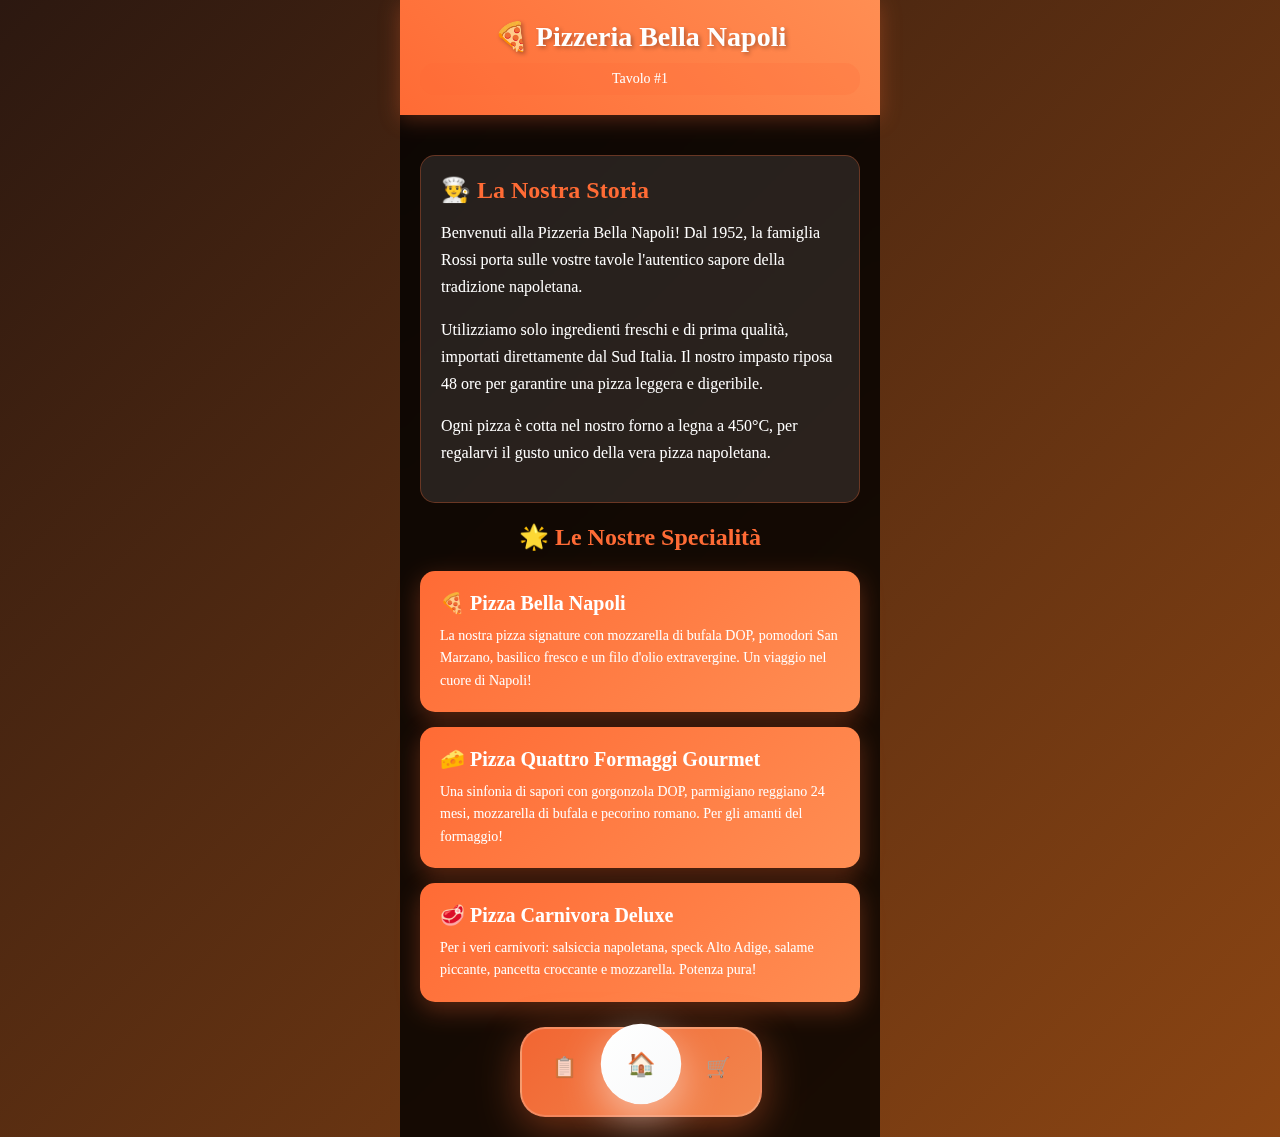
<file: index.html>
<!DOCTYPE html>
<html lang="it">
<head>
    <meta charset="UTF-8">
    <meta name="viewport" content="width=device-width, initial-scale=1.0">
    <title>Pizzeria Bella Napoli</title>
    <link rel="stylesheet" href="style.css">
</head>
<body>
    <div class="container">
        <div class="header">
            <h1>🍕 Pizzeria Bella Napoli</h1>
            <div class="table-info" id="tableInfo">Tavolo #<span id="tableNumber">1</span></div>
        </div>
        
        <div class="nav" id="navigation">
            <button class="nav-btn" onclick="showSection('menu')">📋</button>
            <button class="nav-btn center active" onclick="showSection('home')">🏠</button>
            <button class="nav-btn" onclick="showSection('order')">🛒</button>
        </div>
        
        <div class="content">
            <!-- HOME SECTION -->
            <div id="home" class="section active">
                <div class="bio-section">
                    <h2>👨‍🍳 La Nostra Storia</h2>
                    <p>Benvenuti alla Pizzeria Bella Napoli! Dal 1952, la famiglia Rossi porta sulle vostre tavole l'autentico sapore della tradizione napoletana.</p>
                    <p>Utilizziamo solo ingredienti freschi e di prima qualità, importati direttamente dal Sud Italia. Il nostro impasto riposa 48 ore per garantire una pizza leggera e digeribile.</p>
                    <p>Ogni pizza è cotta nel nostro forno a legna a 450°C, per regalarvi il gusto unico della vera pizza napoletana.</p>
                </div>
                
                <h2 style="color: #ff6b35; margin: 20px 0; text-align: center;">🌟 Le Nostre Specialità</h2>
                
                <div class="specialty-card">
                    <h3>🍕 Pizza Bella Napoli</h3>
                    <p>La nostra pizza signature con mozzarella di bufala DOP, pomodori San Marzano, basilico fresco e un filo d'olio extravergine. Un viaggio nel cuore di Napoli!</p>
                </div>
                
                <div class="specialty-card">
                    <h3>🧀 Pizza Quattro Formaggi Gourmet</h3>
                    <p>Una sinfonia di sapori con gorgonzola DOP, parmigiano reggiano 24 mesi, mozzarella di bufala e pecorino romano. Per gli amanti del formaggio!</p>
                </div>
                
                <div class="specialty-card">
                    <h3>🥩 Pizza Carnivora Deluxe</h3>
                    <p>Per i veri carnivori: salsiccia napoletana, speck Alto Adige, salame piccante, pancetta croccante e mozzarella. Potenza pura!</p>
                </div>
            </div>
            
            <!-- MENU SECTION -->
            <div id="menu" class="section">
                <div class="category-filter">
                    <button class="filter-btn active" onclick="filterMenu('all')">Tutto</button>
                    <button class="filter-btn" onclick="filterMenu('pizza')">Pizze</button>
                    <button class="filter-btn" onclick="filterMenu('antipasti')">Antipasti</button>
                    <button class="filter-btn" onclick="filterMenu('bevande')">Bevande</button>
                    <button class="filter-btn" onclick="filterMenu('dolci')">Dolci</button>
                </div>
                
                <div id="menuItems"></div>
            </div>
            
            <!-- ORDER SECTION -->
            <div id="order" class="section">
                <h2 style="color: #ff6b35; margin-bottom: 20px;">📝 Riepilogo Ordine</h2>
                <div id="orderItems"></div>
                <div class="total-section">
                    <h2>Totale: €<span id="totalPrice">0.00</span></h2>
                    <button class="confirm-btn" onclick="confirmOrder()">Conferma Ordine</button>
                </div>
            </div>
            <!-- Sostituisci il contenuto della sezione thankYou -->
<div id="thankYou" class="section">
    <div class="container">
        <div style="text-align: center; padding: 40px 20px;">
            <div style="font-size: 80px; margin-bottom: 20px;">✅</div>
            <h1 style="color: #27ae60; margin-bottom: 20px;">Ordine Confermato!</h1>
            <div id="orderDetails" style="background: #f8f9fa; padding: 20px; border-radius: 10px; margin: 20px 0;">
                <!-- I dettagli dell'ordine vengono inseriti qui via JavaScript -->
            </div>
            <p style="color: #666; margin-bottom: 30px;">
                Il tuo ordine è stato inviato in cucina. Grazie!
            </p>
            <p style="color: #999;">
                Torna al menu in <span id="countdown" style="font-weight: bold;">10</span> secondi...
            </p>
        </div>
    </div>
</div>

    <script src="scrupt.js"></script>
</body>
</html>
</file>
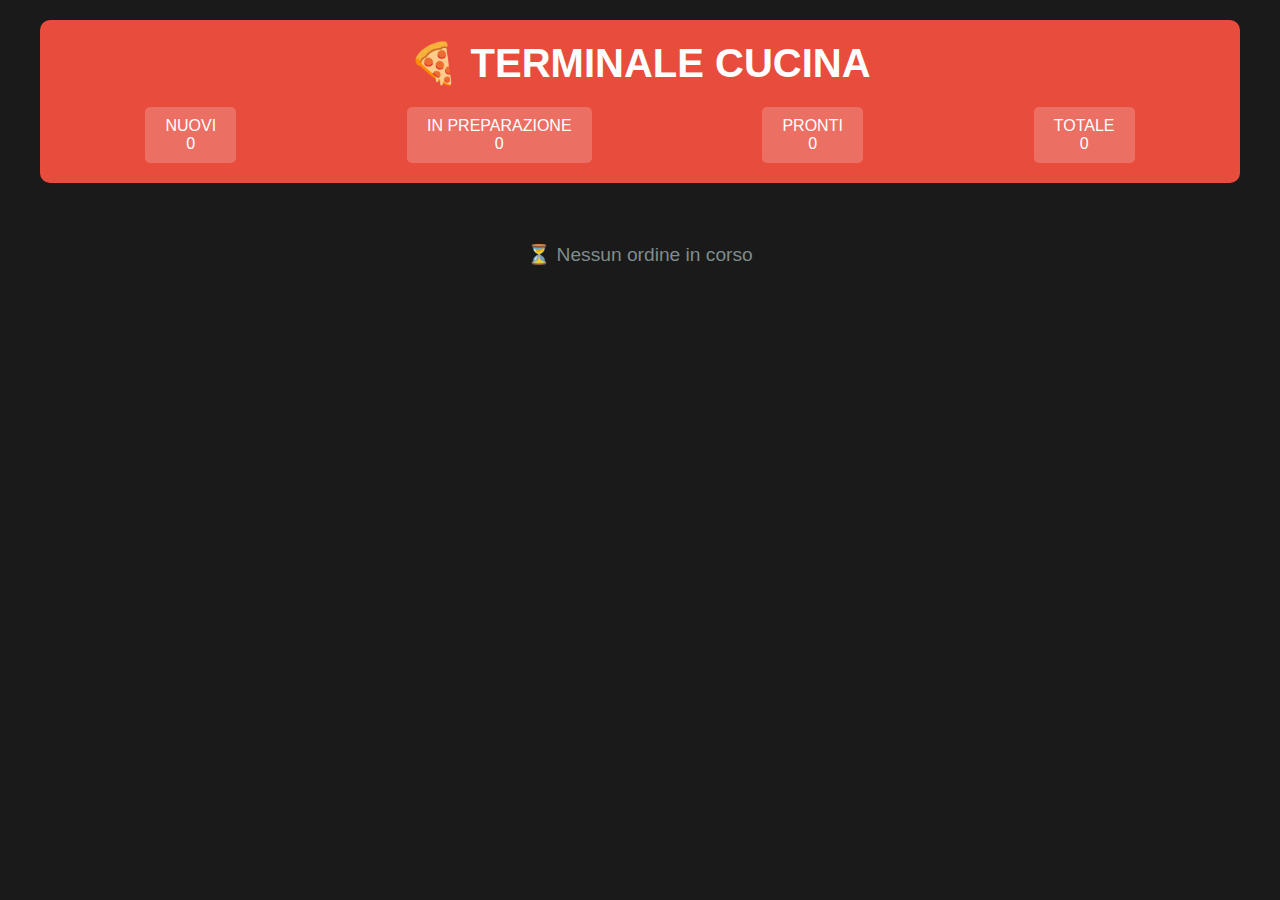
<file: terminale.html>
<!DOCTYPE html>
<html lang="it">
<head>
    <meta charset="UTF-8">
    <meta name="viewport" content="width=device-width, initial-scale=1.0">
    <title>Terminale Cucina - Pizzeria</title>
    <style>
        * {
            margin: 0;
            padding: 0;
            box-sizing: border-box;
        }

        body {
            font-family: 'Segoe UI', Tahoma, Geneva, Verdana, sans-serif;
            background: #1a1a1a;
            color: #333;
            padding: 20px;
        }

        .container {
            max-width: 1200px;
            margin: 0 auto;
        }

        header {
            background: #e74c3c;
            color: white;
            padding: 20px;
            border-radius: 10px;
            margin-bottom: 20px;
            text-align: center;
        }

        h1 {
            font-size: 2.5em;
            margin-bottom: 10px;
        }

        .stats {
            display: flex;
            justify-content: space-around;
            margin-top: 20px;
        }

        .stat-box {
            background: rgba(255,255,255,0.2);
            padding: 10px 20px;
            border-radius: 5px;
            text-align: center;
        }

        .orders-grid {
            display: grid;
            grid-template-columns: repeat(auto-fit, minmax(350px, 1fr));
            gap: 20px;
            margin-top: 20px;
        }

        .order-card {
            background: white;
            border-radius: 10px;
            padding: 20px;
            box-shadow: 0 4px 6px rgba(0,0,0,0.1);
        }

        .order-card.new {
            border-left: 5px solid #e74c3c;
        }

        .order-card.in-progress {
            border-left: 5px solid #f39c12;
        }

        .order-card.ready {
            border-left: 5px solid #27ae60;
        }

        .order-header {
            display: flex;
            justify-content: space-between;
            align-items: center;
            margin-bottom: 15px;
            padding-bottom: 10px;
            border-bottom: 2px solid #eee;
        }

        .table-number {
            font-size: 1.5em;
            font-weight: bold;
            color: #2c3e50;
        }

        .order-time {
            color: #7f8c8d;
            font-size: 0.9em;
        }

        .order-status {
            padding: 5px 10px;
            border-radius: 15px;
            color: white;
            font-size: 0.8em;
            font-weight: bold;
        }

        .status-new { background: #e74c3c; }
        .status-in-progress { background: #f39c12; }
        .status-ready { background: #27ae60; }

        .order-items {
            margin-bottom: 15px;
        }

        .order-item {
            display: flex;
            justify-content: space-between;
            padding: 8px 0;
            border-bottom: 1px solid #f0f0f0;
        }

        .item-quantity {
            font-weight: bold;
            margin-right: 10px;
        }

        .order-total {
            font-size: 1.2em;
            font-weight: bold;
            text-align: right;
            padding-top: 10px;
            border-top: 2px solid #eee;
        }

        .order-actions {
            display: flex;
            gap: 10px;
            margin-top: 15px;
        }

        .btn {
            padding: 8px 15px;
            border: none;
            border-radius: 5px;
            cursor: pointer;
            font-weight: bold;
            transition: all 0.3s;
        }

        .btn:hover {
            transform: translateY(-2px);
            box-shadow: 0 2px 5px rgba(0,0,0,0.2);
        }

        .btn-progress { background: #f39c12; color: white; }
        .btn-ready { background: #27ae60; color: white; }
        .btn-delete { background: #e74c3c; color: white; }
        .btn-complete { background: #3498db; color: white; }

        .no-orders {
            grid-column: 1 / -1;
            text-align: center;
            padding: 40px;
            color: #7f8c8d;
            font-size: 1.2em;
        }

        .notification {
            position: fixed;
            top: 20px;
            right: 20px;
            background: #27ae60;
            color: white;
            padding: 15px 25px;
            border-radius: 5px;
            box-shadow: 0 4px 6px rgba(0,0,0,0.1);
            transform: translateX(400px);
            transition: transform 0.3s ease;
        }

        .notification.show {
            transform: translateX(0);
        }
    </style>
</head>
<body>
    <div class="container">
        <header>
            <h1>🍕 TERMINALE CUCINA</h1>
            <div class="stats">
                <div class="stat-box">
                    <div>NUOVI</div>
                    <div id="countNew">0</div>
                </div>
                <div class="stat-box">
                    <div>IN PREPARAZIONE</div>
                    <div id="countProgress">0</div>
                </div>
                <div class="stat-box">
                    <div>PRONTI</div>
                    <div id="countReady">0</div>
                </div>
                <div class="stat-box">
                    <div>TOTALE</div>
                    <div id="countTotal">0</div>
                </div>
            </div>
        </header>

        <div class="orders-grid" id="ordersContainer">
            <!-- Gli ordini verranno inseriti qui via JavaScript -->
        </div>
    </div>

    <div id="notification" class="notification">
        Nuovo ordine ricevuto!
    </div>

    <script>
        let previousOrderCount = 0;

        function loadOrders() {
            const orders = JSON.parse(localStorage.getItem('kitchenOrders') || '[]');
            const container = document.getElementById('ordersContainer');
            
            // Contatori per statistiche
            const countNew = orders.filter(o => o.status === 'new').length;
            const countProgress = orders.filter(o => o.status === 'in-progress').length;
            const countReady = orders.filter(o => o.status === 'ready').length;
            
            // Aggiorna statistiche
            document.getElementById('countNew').textContent = countNew;
            document.getElementById('countProgress').textContent = countProgress;
            document.getElementById('countReady').textContent = countReady;
            document.getElementById('countTotal').textContent = orders.length;
            
            // Notifica per nuovi ordini
            if (orders.length > previousOrderCount) {
                showNotification();
            }
            previousOrderCount = orders.length;
            
            if (orders.length === 0) {
                container.innerHTML = '<div class="no-orders">⏳ Nessun ordine in corso</div>';
                return;
            }
            
            container.innerHTML = orders.map(order => `
                <div class="order-card ${order.status}">
                    <div class="order-header">
                        <div>
                            <div class="table-number">Tavolo ${order.table}</div>
                            <div class="order-time">${order.timestamp}</div>
                        </div>
                        <span class="order-status status-${order.status}">
                            ${getStatusText(order.status)}
                        </span>
                    </div>
                    
                    <div class="order-items">
                        ${order.items.map(item => `
                            <div class="order-item">
                                <div>
                                    <span class="item-quantity">${item.quantity}x</span>
                                    ${item.name}
                                </div>
                                <div>€${item.subtotal}</div>
                            </div>
                        `).join('')}
                    </div>
                    
                    <div class="order-total">Totale: €${order.total}</div>
                    
                    <div class="order-actions">
                        ${order.status === 'new' ? `
                            <button class="btn btn-progress" onclick="updateOrderStatus(${order.id}, 'in-progress')">
                                🍳 Inizia Preparazione
                            </button>
                        ` : ''}
                        
                        ${order.status === 'in-progress' ? `
                            <button class="btn btn-ready" onclick="updateOrderStatus(${order.id}, 'ready')">
                                ✅ Contrassegna Pronto
                            </button>
                        ` : ''}
                        
                        ${order.status === 'ready' ? `
                            <button class="btn btn-complete" onclick="deleteOrder(${order.id})">
                                🏁 Ordine Completato
                            </button>
                        ` : ''}
                        
                        <button class="btn btn-delete" onclick="deleteOrder(${order.id})">
                            ❌ Elimina
                        </button>
                    </div>
                </div>
            `).join('');
        }

        function getStatusText(status) {
            const statusMap = {
                'new': 'NUOVO',
                'in-progress': 'IN PREPARAZIONE', 
                'ready': 'PRONTO'
            };
            return statusMap[status] || status;
        }

        function updateOrderStatus(orderId, newStatus) {
            let orders = JSON.parse(localStorage.getItem('kitchenOrders') || '[]');
            orders = orders.map(order => 
                order.id === orderId ? {...order, status: newStatus} : order
            );
            localStorage.setItem('kitchenOrders', JSON.stringify(orders));
            loadOrders();
        }

        function deleteOrder(orderId) {
            if (confirm('Sei sicuro di voler eliminare questo ordine?')) {
                let orders = JSON.parse(localStorage.getItem('kitchenOrders') || '[]');
                orders = orders.filter(order => order.id !== orderId);
                localStorage.setItem('kitchenOrders', JSON.stringify(orders));
                loadOrders();
            }
        }

        function showNotification() {
            const notification = document.getElementById('notification');
            notification.classList.add('show');
            setTimeout(() => {
                notification.classList.remove('show');
            }, 3000);
            
            // Suono di notifica (opzionale)
            if (typeof Audio !== 'undefined') {
                const audio = new Audio('[data-uri]');
                audio.play().catch(() => {});
            }
        }

        // Aggiorna ogni 3 secondi
        setInterval(loadOrders, 3000);
        
        // Carica ordini all'avvio
        loadOrders();
    </script>
</body>
</html>
</file>
<file: style.css>
* {
    margin: 0;
    padding: 0;
    box-sizing: border-box;
}

body {
    font-family: 'Georgia', serif;
    background: linear-gradient(135deg, #2c1810 0%, #8B4513 100%);
    color: #fff;
    min-height: 100vh;
}

.container {
    max-width: 480px;
    margin: 0 auto;
    background: rgba(0, 0, 0, 0.8);
    min-height: 100vh;
    backdrop-filter: blur(10px);
}

.header {
    background: linear-gradient(45deg, #ff6b35, #ff8e53);
    padding: 20px;
    text-align: center;
    box-shadow: 0 4px 20px rgba(255, 107, 53, 0.3);
}

.header h1 {
    font-size: 28px;
    margin-bottom: 5px;
    text-shadow: 2px 2px 4px rgba(0,0,0,0.3);
}

.table-info {
    background: rgba(255, 107, 53, 0.2);
    padding: 8px;
    border-radius: 15px;
    font-size: 14px;
    margin-top: 10px;
}

.nav {
    position: fixed;
    bottom: 20px;
    left: 25%;   
    display: flex;
    background: linear-gradient(135deg, rgba(255, 107, 53, 0.95), rgba(255, 142, 83, 0.95));
    backdrop-filter: blur(20px);
    border-radius: 25px;
    padding: 8px;
    box-shadow: 0 10px 40px rgba(255, 107, 53, 0.4);
    border: 2px solid rgba(255, 255, 255, 0.2);
    z-index: 1001;
}

.nav-btn {
    width: 60px;
    height: 60px;
    background: transparent;
    border: none;
    color: rgba(255, 255, 255, 0.7);
    cursor: pointer;
    transition: all 0.4s cubic-bezier(0.175, 0.885, 0.32, 1.275);
    font-size: 20px;
    border-radius: 20px;
    margin: 0 4px;
    display: flex;
    align-items: center;
    justify-content: center;
    position: relative;
    overflow: hidden;
}

.nav-btn:hover {
    color: #fff;
    transform: translateY(-3px);
}

.nav-btn.active {
    background: rgba(255, 255, 255, 0.25);
    color: #fff;
    transform: translateY(-5px) scale(1.1);
    box-shadow: 0 8px 25px rgba(255, 255, 255, 0.3);
}

.nav-btn.center {
    width: 70px;
    height: 70px;
    background: linear-gradient(135deg, #fff, #f8f9fa);
    color: #ff6b35;
    border-radius: 50%;
    margin: 0 8px;
    box-shadow: 0 8px 25px rgba(255, 255, 255, 0.4);
}

.nav-btn.center.active {
    background: linear-gradient(135deg, #fff, #f8f9fa);
    transform: translateY(-8px) scale(1.15);
    box-shadow: 0 12px 35px rgba(255, 255, 255, 0.5);
}

.content {
    padding: 20px;
    padding-bottom: 120px;
    min-height: 60vh;
}

.section {
    display: none;
}

.section.active {
    display: block;
    animation: fadeIn 0.5s ease-in;
}

@keyframes fadeIn {
    from { opacity: 0; transform: translateY(20px); }
    to { opacity: 1; transform: translateY(0); }
}

.specialty-card {
    background: linear-gradient(135deg, #ff6b35, #ff8e53);
    margin: 15px 0;
    padding: 20px;
    border-radius: 15px;
    box-shadow: 0 8px 25px rgba(255, 107, 53, 0.3);
    transform: perspective(1000px) rotateX(0deg);
    transition: all 0.3s ease;
}

.specialty-card:hover {
    transform: perspective(1000px) rotateX(5deg) translateY(-5px);
    box-shadow: 0 15px 35px rgba(255, 107, 53, 0.4);
}

.specialty-card h3 {
    font-size: 20px;
    margin-bottom: 10px;
}

.specialty-card p {
    font-size: 14px;
    line-height: 1.6;
}

.bio-section {
    background: rgba(255, 255, 255, 0.1);
    padding: 20px;
    border-radius: 15px;
    margin: 20px 0;
    border: 1px solid rgba(255, 107, 53, 0.3);
}

.bio-section h2 {
    color: #ff6b35;
    margin-bottom: 15px;
    font-size: 24px;
}

.bio-section p {
    line-height: 1.7;
    margin-bottom: 15px;
}

.category-filter {
    display: flex;
    flex-wrap: wrap;
    gap: 10px;
    margin-bottom: 20px;
}

.filter-btn {
    padding: 8px 16px;
    background: rgba(255, 107, 53, 0.2);
    border: 2px solid #ff6b35;
    color: #fff;
    border-radius: 20px;
    cursor: pointer;
    transition: all 0.3s ease;
    font-size: 12px;
}

.filter-btn:hover, .filter-btn.active {
    background: #ff6b35;
    transform: scale(1.05);
}

.menu-item {
    background: rgba(255, 255, 255, 0.1);
    margin: 15px 0;
    padding: 15px;
    border-radius: 12px;
    border-left: 4px solid #ff6b35;
    transition: all 0.3s ease;
}

.menu-item:hover {
    transform: translateX(5px);
    background: rgba(255, 255, 255, 0.15);
}

.menu-item-header {
    display: flex;
    justify-content: space-between;
    align-items: center;
    margin-bottom: 8px;
}

.menu-item h3 {
    color: #ff6b35;
    font-size: 18px;
}

.price {
    font-weight: bold;
    color: #ffd700;
    font-size: 16px;
}

.menu-item p {
    font-size: 13px;
    margin-bottom: 10px;
    opacity: 0.9;
    line-height: 1.5;
}

.quantity-control {
    display: flex;
    align-items: center;
    gap: 10px;
}

.qty-btn {
    width: 30px;
    height: 30px;
    border-radius: 50%;
    border: 2px solid #ff6b35;
    background: rgba(255, 107, 53, 0.2);
    color: #fff;
    cursor: pointer;
    display: flex;
    align-items: center;
    justify-content: center;
    transition: all 0.2s ease;
}

.qty-btn:hover {
    background: #ff6b35;
    transform: scale(1.1);
}

.qty-btn:disabled {
    opacity: 0.5;
    cursor: not-allowed;
    transform: none;
}

.qty-display {
    min-width: 30px;
    text-align: center;
    font-weight: bold;
    color: #ffd700;
}

.cart-summary {
    position: fixed;
    bottom: 110px;
    left: 50%;
    transform: translateX(-50%);
    background: linear-gradient(45deg, #28a745, #20c997);
    padding: 10px 18px;
    border-radius: 25px;
    box-shadow: 0 8px 25px rgba(40, 167, 69, 0.4);
    cursor: pointer;
    transition: all 0.3s ease;
    z-index: 1000;
    display: none;
    font-size: 14px;
    border: 2px solid rgba(255, 255, 255, 0.2);
}

.cart-summary:hover {
    transform: translateX(-50%) translateY(-3px);
    box-shadow: 0 12px 30px rgba(255, 107, 53, 0.5);
}

.cart-summary.show {
    display: block;
    animation: bounceIn 0.5s ease;
}

@keyframes bounceIn {
    0% { transform: translateX(-50%) scale(0); }
    50% { transform: translateX(-50%) scale(1.1); }
    100% { transform: translateX(-50%) scale(1); }
}

.order-item {
    background: rgba(255, 255, 255, 0.1);
    margin: 10px 0;
    padding: 15px;
    border-radius: 10px;
    display: flex;
    justify-content: space-between;
    align-items: center;
    border-left: 3px solid #ff6b35;
}

.order-item-info h4 {
    color: #ff6b35;
    margin-bottom: 5px;
}

.order-item-info p {
    font-size: 12px;
    opacity: 0.8;
}

.order-item-price {
    color: #ffd700;
    font-weight: bold;
    font-size: 16px;
}

.total-section {
    background: linear-gradient(45deg, #ff6b35, #ff8e53);
    padding: 20px;
    border-radius: 15px;
    margin: 20px 0;
    text-align: center;
}

.total-section h2 {
    font-size: 24px;
    margin-bottom: 10px;
}

.confirm-btn {
    width: 100%;
    padding: 15px;
    background: linear-gradient(45deg, #28a745, #20c997);
    border: none;
    border-radius: 25px;
    color: #fff;
    font-size: 18px;
    font-weight: bold;
    cursor: pointer;
    transition: all 0.3s ease;
    margin-top: 10px;
}

.confirm-btn:hover {
    transform: translateY(-2px);
    box-shadow: 0 8px 25px rgba(40, 167, 69, 0.4);
}

.confirm-btn:disabled {
    background: #6c757d;
    cursor: not-allowed;
    transform: none;
}

.thank-you {
    text-align: center;
    padding: 40px 20px;
}

.thank-you h1 {
    font-size: 32px;
    color: #ff6b35;
    margin-bottom: 20px;
    animation: pulse 2s infinite;
}

@keyframes pulse {
    0%, 100% { transform: scale(1); }
    50% { transform: scale(1.05); }
}

.thank-you p {
    font-size: 18px;
    margin-bottom: 30px;
    line-height: 1.6;
}

.closing-timer {
    font-size: 16px;
    color: #ffd700;
    margin-top: 20px;
}
</file>
